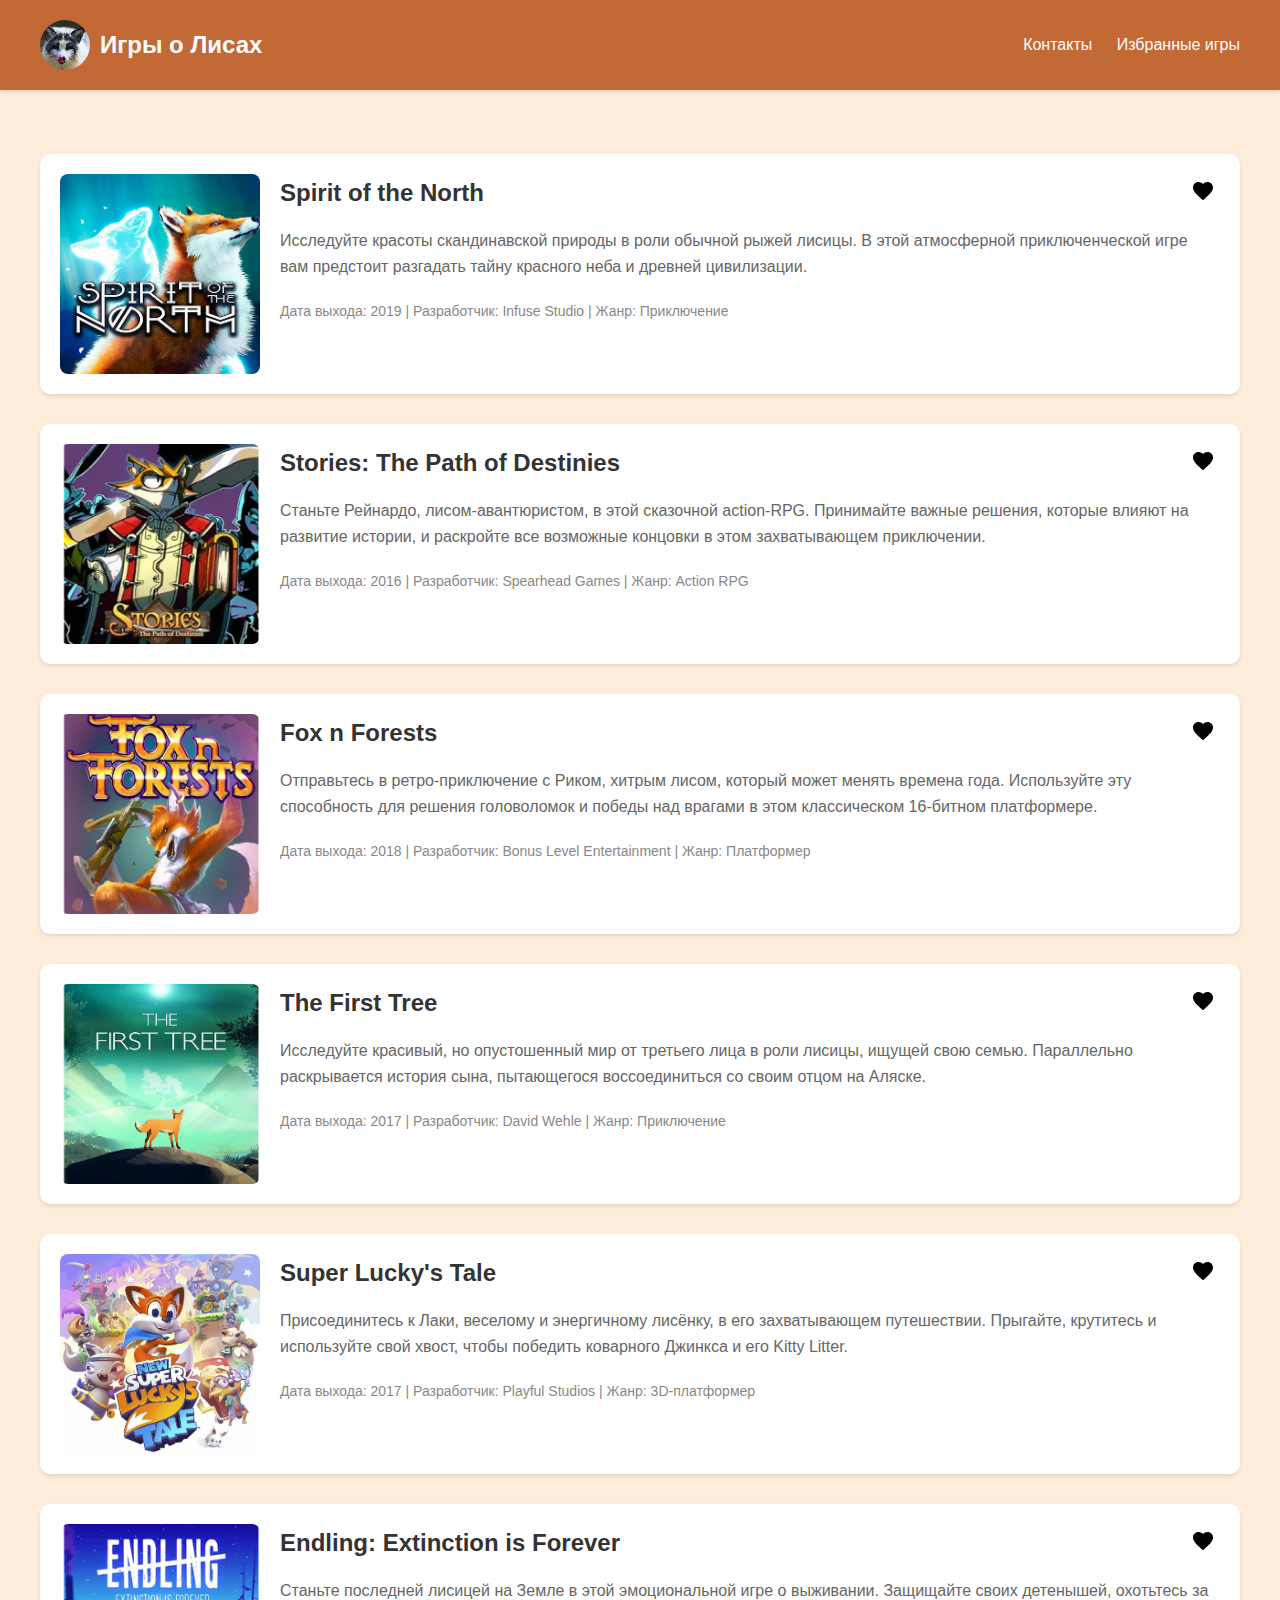
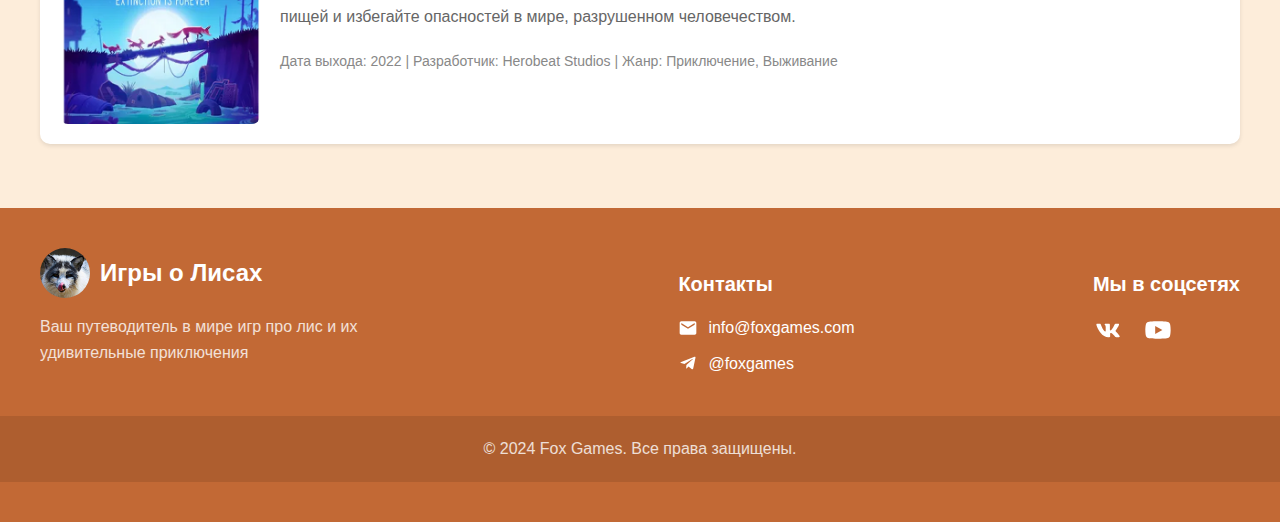
<file: index.html>
<!DOCTYPE html>
<html lang="ru">
  <head>
    <meta charset="UTF-8">
    <title>Fox Games</title>
    <link rel="stylesheet" href="style.css">
  </head>
  <body>
    <header class="header">
      <div class="container header__container">
        <div class="header__logo logo">
          <img src="images/logo.png" alt="Fox Games Logo" class="logo__img">
          <span class="logo__text">Игры о Лисах</span>
        </div>
        <nav class="header__nav nav">
          <a href="#contacts" class="nav__link">Контакты</a>
          <a href="favorites.html" class="nav__link">Избранные игры</a>
        </nav>
      </div>
    </header>
    <main class="main">
      <div class="container">
        <article class="game__card">
          <img src="images/Spirit of the North.png" alt="Spirit of the North" class="game__image">
          <div class="game__content">
            <div class="game__header">
              <h2 class="game__title">Spirit of the North</h2>
              <div class="game__icons">
                <img src="images/heart.svg" alt="Like" class="game__icon">
              </div>
            </div>
            <p class="game__description">
              Исследуйте красоты скандинавской природы в роли обычной рыжей лисицы. В этой атмосферной приключенческой игре вам предстоит разгадать тайну красного неба и древней цивилизации.
            </p>
            <p class="game__meta">Дата выхода: 2019 | Разработчик: Infuse Studio | Жанр: Приключение</p>
          </div>
        </article>

        <article class="game__card">
          <img src="images/Stories_ The Path of Destinies.png" alt="Stories: The Path of Destinies" class="game__image">
          <div class="game__content">
            <div class="game__header">
              <h2 class="game__title">Stories: The Path of Destinies</h2>
              <div class="game__icons">
                <img src="images/heart.svg" alt="Like" class="game__icon">
              </div>
            </div>
            <p class="game__description">
              Станьте Рейнардо, лисом-авантюристом, в этой сказочной action-RPG. Принимайте важные решения, которые влияют на развитие истории, и раскройте все возможные концовки в этом захватывающем приключении.
            </p>
            <p class="game__meta">Дата выхода: 2016 | Разработчик: Spearhead Games | Жанр: Action RPG</p>
          </div>
        </article>

        <article class="game__card">
          <img src="images/Fox n Forests.png" alt="Fox n Forests" class="game__image">
          <div class="game__content">
            <div class="game__header">
              <h2 class="game__title">Fox n Forests</h2>
              <div class="game__icons">
                <img src="images/heart.svg" alt="Like" class="game__icon">
              </div>
            </div>
            <p class="game__description">
              Отправьтесь в ретро-приключение с Риком, хитрым лисом, который может менять времена года. Используйте эту способность для решения головоломок и победы над врагами в этом классическом 16-битном платформере.
            </p>
            <p class="game__meta">Дата выхода: 2018 | Разработчик: Bonus Level Entertainment | Жанр: Платформер</p>
          </div>
        </article>

        <article class="game__card">
          <img src="images/The First Tree.png" alt="The First Tree" class="game__image">
          <div class="game__content">
            <div class="game__header">
              <h2 class="game__title">The First Tree</h2>
              <div class="game__icons">
                <img src="images/heart.svg" alt="Like" class="game__icon">
              </div>
            </div>
            <p class="game__description">
              Исследуйте красивый, но опустошенный мир от третьего лица в роли лисицы, ищущей свою семью. Параллельно раскрывается история сына, пытающегося воссоединиться со своим отцом на Аляске.
            </p>
            <p class="game__meta">Дата выхода: 2017 | Разработчик: David Wehle | Жанр: Приключение</p>
          </div>
        </article>

        <article class="game__card">
          <img src="images/Super Lucky’s Tale.jpg" alt="Super Lucky's Tale" class="game__image">
          <div class="game__content">
            <div class="game__header">
              <h2 class="game__title">Super Lucky's Tale</h2>
              <div class="game__icons">
                <img src="images/heart.svg" alt="Like" class="game__icon">
              </div>
            </div>
            <p class="game__description">
              Присоединитесь к Лаки, веселому и энергичному лисёнку, в его захватывающем путешествии. Прыгайте, крутитесь и используйте свой хвост, чтобы победить коварного Джинкса и его Kitty Litter.
            </p>
            <p class="game__meta">Дата выхода: 2017 | Разработчик: Playful Studios | Жанр: 3D-платформер</p>
          </div>
        </article>

        <article class="game__card">
          <img src="images/Endling_ Extinction is Forever.png" alt="Endling: Extinction is Forever" class="game__image">
          <div class="game__content">
            <div class="game__header">
              <h2 class="game__title">Endling: Extinction is Forever</h2>
              <div class="game__icons">
                <img src="images/heart.svg" alt="Like" class="game__icon">
              </div>
            </div>
            <p class="game__description">
              Станьте последней лисицей на Земле в этой эмоциональной игре о выживании. Защищайте своих детенышей, охотьтесь за пищей и избегайте опасностей в мире, разрушенном человечеством.
            </p>
            <p class="game__meta">Дата выхода: 2022 | Разработчик: Herobeat Studios | Жанр: Приключение, Выживание</p>
          </div>
        </article>
      </div>
    </main>
    <footer class="footer" id="contacts">
      <div class="container footer__container">
        <div class="footer__info">
          <div class="footer__logo logo">
            <img src="images/logo.png" alt="Fox Games Logo" class="logo__img">
            <span class="logo__text">Игры о Лисах</span>
          </div>
          <p class="footer__description">Ваш путеводитель в мире игр про лис и их удивительные приключения</p>
        </div>
        <div class="footer__contacts">
          <h3 class="footer__title">Контакты</h3>
          <a href="mailto:info@foxgames.com" class="footer__link">
            <img src="images/email.svg" alt="email icon" class="footer__link-icon">
            <span class="footer__link-text">info@foxgames.com</span>
          </a>
          <a href="https://t.me/foxgames" class="footer__link">
            <img src="images/telegram.svg" alt="telegram icon" class="footer__link-icon">
            <span class="footer__link-text">@foxgames</span>
          </a>
        </div>
        <div class="footer__social">
          <h3 class="footer__title">Мы в соцсетях</h3>
          <div class="footer__social-links">
            <a href="https://vk.com/foxgames" class="footer__social-link">
              <img src="images/vk.svg" alt="VK" class="footer__social-icon">
            </a>
            <a href="https://youtube.com/foxgames" class="footer__social-link">
              <img src="images/youtube.svg" alt="YouTube" class="footer__social-icon">
            </a>
          </div>
        </div>
      </div>
      <div class="footer__bottom">
        <div class="container">
          <p class="footer__copyright">&copy; 2024 Fox Games. Все права защищены.</p>
        </div>
      </div>
    </footer>
    <script src="script.js"></script>
  </body>
</html>
</file>
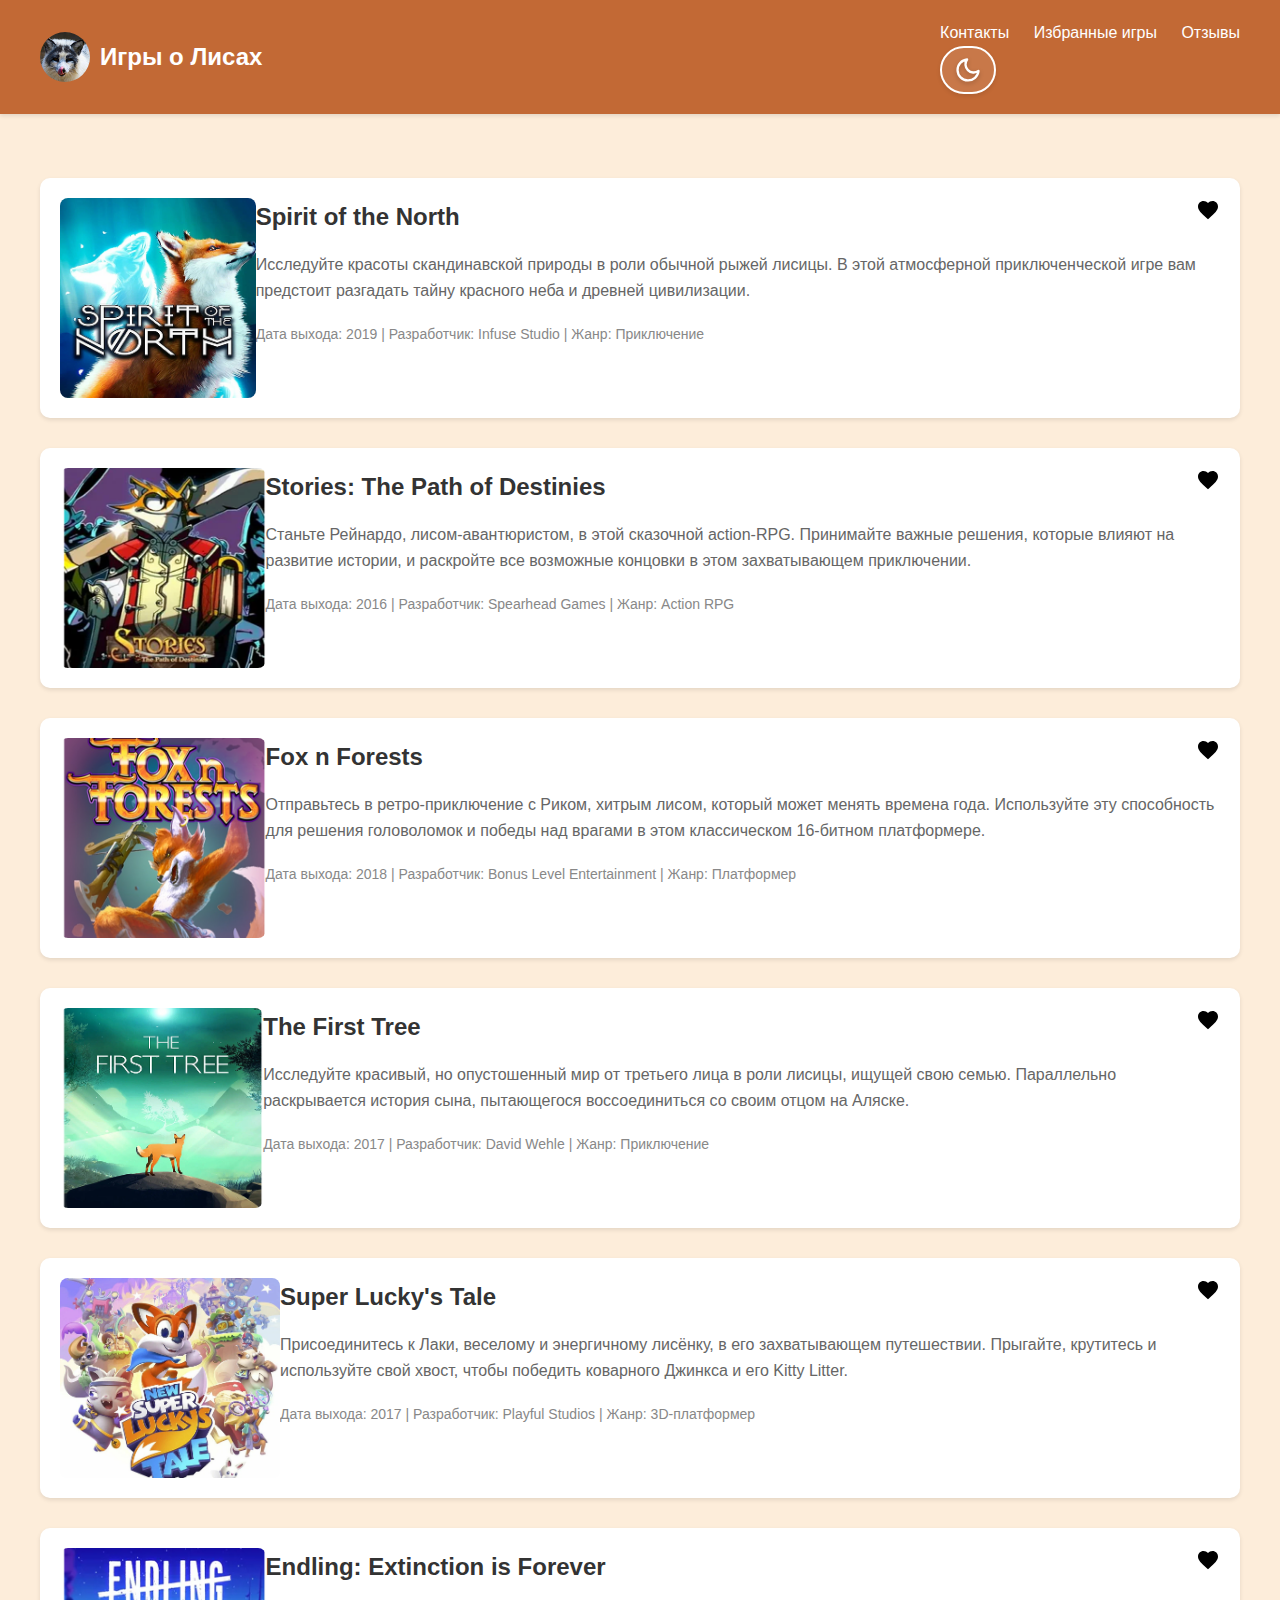
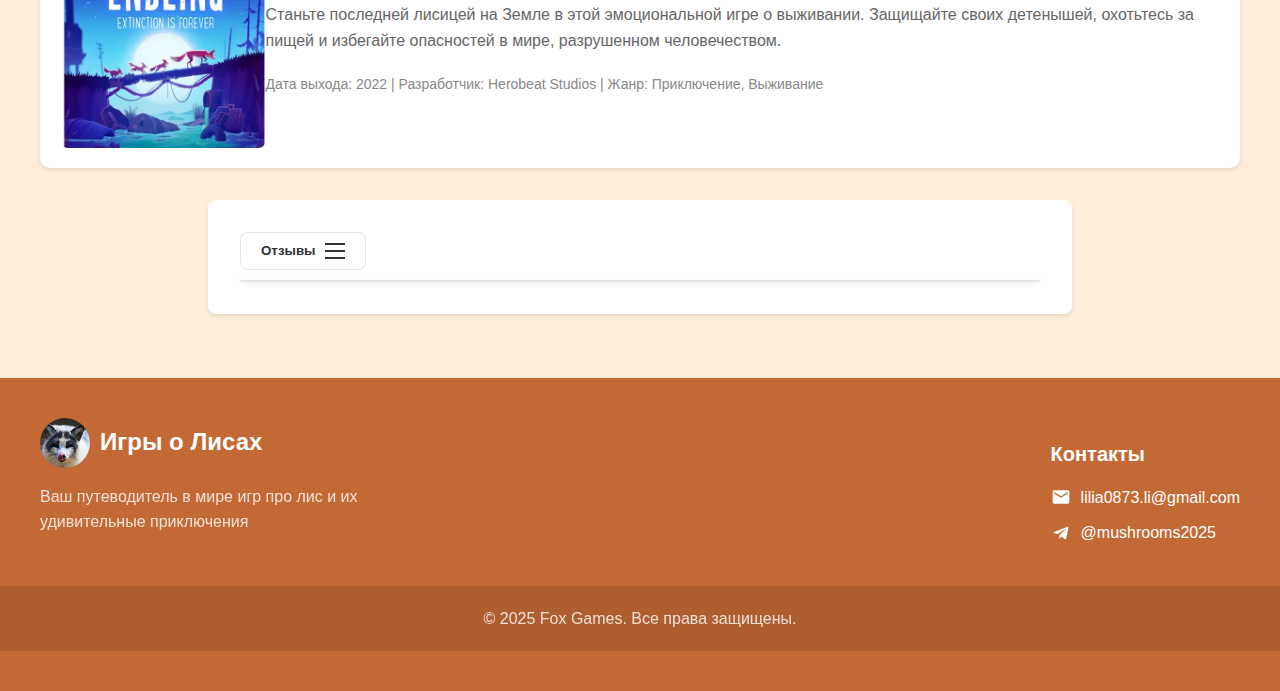
<file: Fox games/Fox games/index.html>
<!DOCTYPE html>
<html lang="ru">
  <head>
    <meta charset="UTF-8">
    <title>Fox Games</title>
    <link rel="stylesheet" href="style.css">
  </head>
  <body>
    <header class="header">
      <div class="container header__container">
        <div class="header__logo logo">
          <img src="images/logo.png" alt="Fox Games Logo" class="logo__img">
          <span class="logo__text">Игры о Лисах</span>
        </div>
        <nav class="header__nav nav">
          <a href="#contacts" class="nav__link">Контакты</a>
          <a href="favorites.html" class="nav__link">Избранные игры</a>
          <a href="#feedback" class="nav__link">Отзывы</a>
          <button class="theme-toggle" id="themeToggle" aria-label="Переключить тему">
            <svg class="theme-toggle__icon theme-toggle__icon--sun" width="24" height="24" viewBox="0 0 24 24" fill="none" xmlns="http://www.w3.org/2000/svg">
              <path d="M12 17C14.7614 17 17 14.7614 17 12C17 9.23858 14.7614 7 12 7C9.23858 7 7 9.23858 7 12C7 14.7614 9.23858 17 12 17Z" stroke="currentColor" stroke-width="2"/>
              <path d="M12 1V3M12 21V23M1 12H3M21 12H23M4.22 4.22L5.64 5.64M18.36 18.36L19.78 19.78M4.22 19.78L5.64 18.36M18.36 5.64L19.78 4.22" stroke="currentColor" stroke-width="2" stroke-linecap="round"/>
            </svg>
            <svg class="theme-toggle__icon theme-toggle__icon--moon" width="24" height="24" viewBox="0 0 24 24" fill="none" xmlns="http://www.w3.org/2000/svg">
              <path d="M21 12.79A9 9 0 1 1 11.21 3 7 7 0 0 0 21 12.79Z" stroke="currentColor" stroke-width="2" stroke-linecap="round" stroke-linejoin="round"/>
            </svg>
          </button>
        </nav>
      </div>
    </header>
    <button class="menu-toggle" id="menuToggle" aria-label="Открыть меню">
      <span></span>
      <span></span>
      <span></span>
    </button>
    <main class="main">
      <div class="container">
        <article class="game__card">
          <a href="https://store.steampowered.com/app/1213700/Spirit_of_the_North/" target="_blank" class="game__image-link">
            <img src="images/Spirit of the North.png" alt="Spirit of the North" class="game__image">
          </a>
          <div class="game__content">
            <div class="game__header">
              <h2 class="game__title">Spirit of the North</h2>
              <div class="game__icons">
                <img src="images/heart.svg" alt="Like" class="game__icon">
              </div>
            </div>
            <p class="game__description">
              Исследуйте красоты скандинавской природы в роли обычной рыжей лисицы. В этой атмосферной приключенческой игре вам предстоит разгадать тайну красного неба и древней цивилизации.
            </p>
            <p class="game__meta">Дата выхода: 2019 | Разработчик: Infuse Studio | Жанр: Приключение</p>
          </div>
        </article>

        <article class="game__card">
          <a href="https://store.steampowered.com/app/439190/Stories_The_Path_of_Destinies/" target="_blank" class="game__image-link">
            <img src="images/Stories_ The Path of Destinies.png" alt="Stories: The Path of Destinies" class="game__image">
          </a>
          <div class="game__content">
            <div class="game__header">
              <h2 class="game__title">Stories: The Path of Destinies</h2>
              <div class="game__icons">
                <img src="images/heart.svg" alt="Like" class="game__icon">
              </div>
            </div>
            <p class="game__description">
              Станьте Рейнардо, лисом-авантюристом, в этой сказочной action-RPG. Принимайте важные решения, которые влияют на развитие истории, и раскройте все возможные концовки в этом захватывающем приключении.
            </p>
            <p class="game__meta">Дата выхода: 2016 | Разработчик: Spearhead Games | Жанр: Action RPG</p>
          </div>
        </article>

        <article class="game__card">
          <a href="https://store.steampowered.com/app/603400/FOX_n_FORESTS/" target="_blank" class="game__image-link">
            <img src="images/Fox n Forests.png" alt="Fox n Forests" class="game__image">
          </a>
          <div class="game__content">
            <div class="game__header">
              <h2 class="game__title">Fox n Forests</h2>
              <div class="game__icons">
                <img src="images/heart.svg" alt="Like" class="game__icon">
              </div>
            </div>
            <p class="game__description">
              Отправьтесь в ретро-приключение с Риком, хитрым лисом, который может менять времена года. Используйте эту способность для решения головоломок и победы над врагами в этом классическом 16-битном платформере.
            </p>
            <p class="game__meta">Дата выхода: 2018 | Разработчик: Bonus Level Entertainment | Жанр: Платформер</p>
          </div>
        </article>

        <article class="game__card">
          <a href="https://store.steampowered.com/app/555150/The_First_Tree/" target="_blank" class="game__image-link">
            <img src="images/The First Tree.png" alt="The First Tree" class="game__image">
          </a>
          <div class="game__content">
            <div class="game__header">
              <h2 class="game__title">The First Tree</h2>
              <div class="game__icons">
                <img src="images/heart.svg" alt="Like" class="game__icon">
              </div>
            </div>
            <p class="game__description">
              Исследуйте красивый, но опустошенный мир от третьего лица в роли лисицы, ищущей свою семью. Параллельно раскрывается история сына, пытающегося воссоединиться со своим отцом на Аляске.
            </p>
            <p class="game__meta">Дата выхода: 2017 | Разработчик: David Wehle | Жанр: Приключение</p>
          </div>
        </article>

        <article class="game__card">
          <a href="https://store.steampowered.com/app/847360/New_Super_Luckys_Tale/" target="_blank" class="game__image-link">
            <img src="images/Super-Luckys-Tale.png" alt="Super Lucky's Tale" class="game__image">
          </a>
          <div class="game__content">
            <div class="game__header">
              <h2 class="game__title">Super Lucky's Tale</h2>
              <div class="game__icons">
                <img src="images/heart.svg" alt="Like" class="game__icon">
              </div>
            </div>
            <p class="game__description">
              Присоединитесь к Лаки, веселому и энергичному лисёнку, в его захватывающем путешествии. Прыгайте, крутитесь и используйте свой хвост, чтобы победить коварного Джинкса и его Kitty Litter.
            </p>
            <p class="game__meta">Дата выхода: 2017 | Разработчик: Playful Studios | Жанр: 3D-платформер</p>
          </div>
        </article>

        <article class="game__card">
          <a href="https://store.steampowered.com/app/898890/Endling__Extinction_is_Forever/" target="_blank" class="game__image-link">
            <img src="images/Endling_ Extinction is Forever.png" alt="Endling: Extinction is Forever" class="game__image">
          </a>
          <div class="game__content">
            <div class="game__header">
              <h2 class="game__title">Endling: Extinction is Forever</h2>
              <div class="game__icons">
                <img src="images/heart.svg" alt="Like" class="game__icon">
              </div>
            </div>
            <p class="game__description">
              Станьте последней лисицей на Земле в этой эмоциональной игре о выживании. Защищайте своих детенышей, охотьтесь за пищей и избегайте опасностей в мире, разрушенном человечеством.
            </p>
            <p class="game__meta">Дата выхода: 2022 | Разработчик: Herobeat Studios | Жанр: Приключение, Выживание</p>
          </div>
        </article>
      </div>
    </main>
    <section class="feedback" id="feedback">
      <button class="feedback__toggle" aria-label="Открыть форму отзывов">
        <span class="feedback__icon">Отзывы</span>
        <span class="feedback__lines">
          <span></span>
          <span></span>
          <span></span>
        </span>
      </button>
      <div class="feedback__content">
        <h2 class="feedback__title">Оставить отзыв</h2>
        <form class="feedback__form" id="feedbackForm">
          <input type="text" name="name" class="feedback__input" placeholder="Ваше имя" required="">
          <input type="email" name="email" class="feedback__input" placeholder="Ваш email" required="">
          <textarea name="message" class="feedback__textarea" placeholder="Ваш отзыв" rows="4" required=""></textarea>
          <button type="submit" class="feedback__button">Отправить отзыв</button>
        </form>
      </div>
    </section>
    <footer class="footer" id="contacts">
      <div class="container footer__container">
        <div class="footer__info">
          <div class="footer__logo logo">
            <img src="images/logo.png" alt="Fox Games Logo" class="logo__img">
            <span class="logo__text">Игры о Лисах</span>
          </div>
          <p class="footer__description">Ваш путеводитель в мире игр про лис и их удивительные приключения</p>
        </div>
        <div class="footer__contacts">
          <h3 class="footer__title">Контакты</h3>
          <a href="mailto:lilia0873.li@gmail.com" class="footer__link">
            <img src="images/email.svg" alt="email icon" class="footer__link-icon">
            <span class="footer__link-text">lilia0873.li@gmail.com</span>
          </a>
          <a href="https://t.me/mushrooms2025" class="footer__link">
            <img src="images/telegram.svg" alt="telegram icon" class="footer__link-icon">
            <span class="footer__link-text">@mushrooms2025</span>
          </a>
        </div>


      </div>
      <div class="footer__bottom">
        <div class="container">
          <p class="footer__copyright">&copy; 2025 Fox Games. Все права защищены.</p>
        </div>
      </div>
    </footer>
    <script src="script.js"></script>
  </body>
</html>
</file>
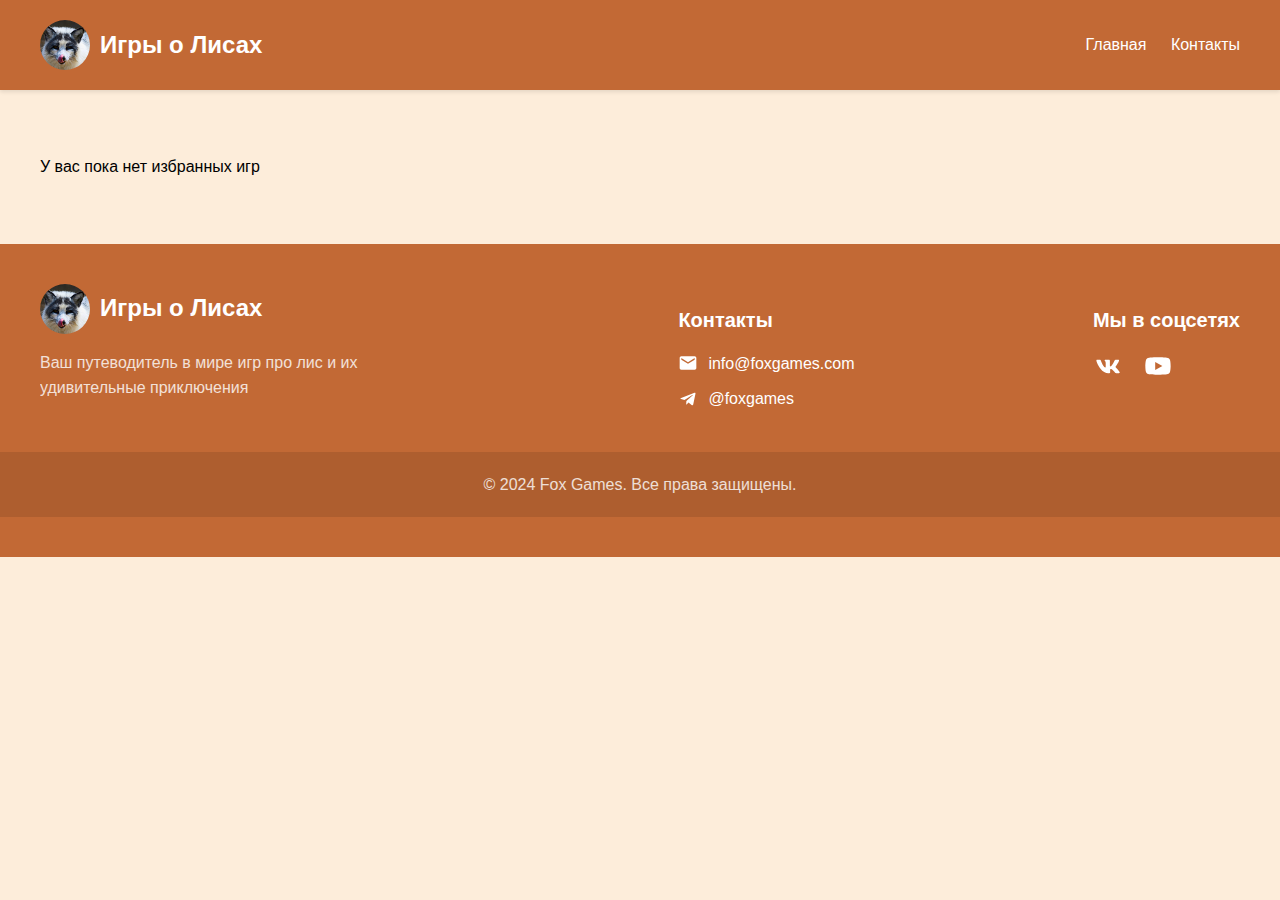
<file: favorites.html>
<!DOCTYPE html>
<html lang="ru">
  <head>
    <meta charset="UTF-8">
    <title>Fox Games - Избранное</title>
    <link rel="stylesheet" href="style.css">
  </head>
  <body>
    <header class="header">
      <div class="container header__container">
        <div class="header__logo logo">
          <img src="images/logo.png" alt="Fox Games Logo" class="logo__img">
          <span class="logo__text">Игры о Лисах</span>
        </div>
        <nav class="header__nav nav">
          <a href="index.html" class="nav__link">Главная</a>
          <a href="#contacts" class="nav__link">Контакты</a>
        </nav>
      </div>
    </header>
    <main class="main">
      <div class="container">
        <div id="favorites-container">
          <!-- Сюда будут добавляться избранные игры -->
        </div>
      </div>
    </main>
    <footer class="footer" id="contacts">
      <div class="container footer__container">
        <div class="footer__info">
          <div class="footer__logo logo">
            <img src="images/logo.png" alt="Fox Games Logo" class="logo__img">
            <span class="logo__text">Игры о Лисах</span>
          </div>
          <p class="footer__description">Ваш путеводитель в мире игр про лис и их удивительные приключения</p>
        </div>
        <div class="footer__contacts">
          <h3 class="footer__title">Контакты</h3>
          <a href="mailto:info@foxgames.com" class="footer__link">
            <img src="images/email.svg" alt="email icon" class="footer__link-icon">
            <span class="footer__link-text">info@foxgames.com</span>
          </a>
          <a href="https://t.me/foxgames" class="footer__link">
            <img src="images/telegram.svg" alt="telegram icon" class="footer__link-icon">
            <span class="footer__link-text">@foxgames</span>
          </a>
        </div>
        <div class="footer__social">
          <h3 class="footer__title">Мы в соцсетях</h3>
          <div class="footer__social-links">
            <a href="https://vk.com/foxgames" class="footer__social-link">
              <img src="images/vk.svg" alt="VK" class="footer__social-icon">
            </a>
            <a href="https://youtube.com/foxgames" class="footer__social-link">
              <img src="images/youtube.svg" alt="YouTube" class="footer__social-icon">
            </a>
          </div>
        </div>
      </div>
      <div class="footer__bottom">
        <div class="container">
          <p class="footer__copyright">&copy; 2024 Fox Games. Все права защищены.</p>
        </div>
      </div>
    </footer>
    <script src="script.js"></script>
  </body>
</html>
</file>
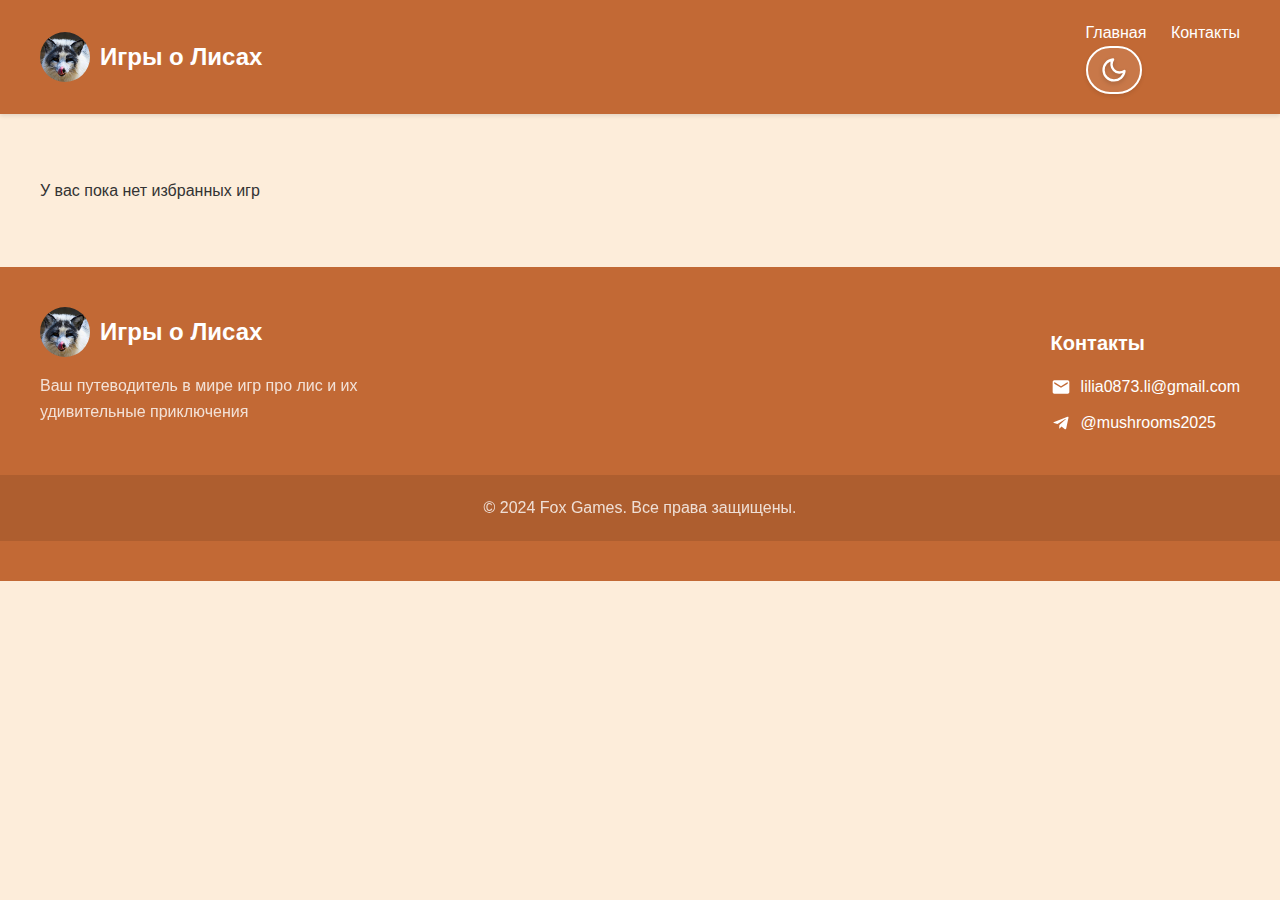
<file: Fox games/Fox games/favorites.html>
<!DOCTYPE html>
<html lang="ru">
  <head>
    <meta charset="UTF-8">
    <title>Fox Games - Избранное</title>
    <link rel="stylesheet" href="style.css">
  </head>
  <body>
    <header class="header">
      <div class="container header__container">
        <div class="header__logo logo">
          <img src="images/logo.png" alt="Fox Games Logo" class="logo__img">
          <span class="logo__text">Игры о Лисах</span>
        </div>
        <nav class="header__nav nav">
          <a href="index.html" class="nav__link">Главная</a>
          <a href="#contacts" class="nav__link">Контакты</a>
          <button class="theme-toggle" id="themeToggle" aria-label="Переключить тему">
            <svg class="theme-toggle__icon theme-toggle__icon--sun" width="24" height="24" viewBox="0 0 24 24" fill="none" xmlns="http://www.w3.org/2000/svg">
              <path d="M12 17C14.7614 17 17 14.7614 17 12C17 9.23858 14.7614 7 12 7C9.23858 7 7 9.23858 7 12C7 14.7614 9.23858 17 12 17Z" stroke="currentColor" stroke-width="2"/>
              <path d="M12 1V3M12 21V23M1 12H3M21 12H23M4.22 4.22L5.64 5.64M18.36 18.36L19.78 19.78M4.22 19.78L5.64 18.36M18.36 5.64L19.78 4.22" stroke="currentColor" stroke-width="2" stroke-linecap="round"/>
            </svg>
            <svg class="theme-toggle__icon theme-toggle__icon--moon" width="24" height="24" viewBox="0 0 24 24" fill="none" xmlns="http://www.w3.org/2000/svg">
              <path d="M21 12.79A9 9 0 1 1 11.21 3 7 7 0 0 0 21 12.79Z" stroke="currentColor" stroke-width="2" stroke-linecap="round" stroke-linejoin="round"/>
            </svg>
          </button>
        </nav>
      </div>
    </header>
    <main class="main">
      <div class="container">
        <div id="favorites-container">
          <!-- Сюда будут добавляться избранные игры -->
        </div>
      </div>
    </main>
    <footer class="footer" id="contacts">
      <div class="container footer__container">
        <div class="footer__info">
          <div class="footer__logo logo">
            <img src="images/logo.png" alt="Fox Games Logo" class="logo__img">
            <span class="logo__text">Игры о Лисах</span>
          </div>
          <p class="footer__description">Ваш путеводитель в мире игр про лис и их удивительные приключения</p>
        </div>
        <div class="footer__contacts">
          <h3 class="footer__title">Контакты</h3>
          <a href="mailto:lilia0873.li@gmail.com" class="footer__link">
            <img src="images/email.svg" alt="email icon" class="footer__link-icon">
            <span class="footer__link-text">lilia0873.li@gmail.com</span>
          </a>
          <a href="https://t.me/mushrooms2025" class="footer__link">
            <img src="images/telegram.svg" alt="telegram icon" class="footer__link-icon">
            <span class="footer__link-text">@mushrooms2025</span>
          </a>
        </div>

      </div>
      <div class="footer__bottom">
        <div class="container">
          <p class="footer__copyright">&copy; 2024 Fox Games. Все права защищены.</p>
        </div>
      </div>
    </footer>
    <script src="script.js"></script>
  </body>
</html>
</file>
<file: style.css>
/* Global styles */
html {
  scroll-behavior: smooth;
}

body {
  margin: 0;
  background-color: #FDEDDA;
  font-family: 'Arial', sans-serif;
  line-height: 1.6;
}

img {
  width: 100%;
  display: block;
}

.container {
  max-width: 1200px;
  margin: 0 auto;
  padding: 0 20px;
}

/* Header block */
.header {
  margin-bottom: 64px;
  padding: 20px;
  background-color: #C26935;
  box-shadow: 0 2px 4px rgba(0, 0, 0, 0.1);
}

.header__container {
  display: flex;
  align-items: center;
  justify-content: space-between;
}

/* Logo block */
.logo {
  display: flex;
  align-items: center;
}

.logo__img {
  width: 50px;
  height: 50px;
  border-radius: 50%;
  margin-right: 10px;
}

.logo__text {
  font-size: 24px;
  color: #fff;
  font-weight: bold;
}

/* Navigation */
.nav__link {
  color: #fff;
  text-decoration: none;
  margin-left: 20px;
  font-weight: 500;
  transition: opacity 0.3s;
}

.nav__link:hover {
  opacity: 0.8;
}

/* Game card */
.game__card {
  display: flex;
  background: #fff;
  border-radius: 10px;
  padding: 20px;
  margin-bottom: 30px;
  box-shadow: 0 2px 4px rgba(0, 0, 0, 0.1);
}

.game__image {
  width: 200px;
  height: 200px;
  object-fit: cover;
  border-radius: 8px;
  margin-right: 20px;
}

.game__content {
  flex: 1;
}

.game__header {
  display: flex;
  justify-content: space-between;
  align-items: flex-start;
  margin-bottom: 15px;
}

.game__title {
  font-size: 24px;
  margin: 0;
  color: #333;
}

.game__description {
  color: #666;
  margin-bottom: 20px;
}

.game__meta {
  color: #888;
  font-size: 14px;
}

.game__icons {
  display: flex;
  gap: 10px;
}

.game__icon {
  width: 24px;
  height: 24px;
  cursor: pointer;
  transition: all 0.2s;
  padding: 5px;
  border-radius: 50%;
}

.game__icon:hover {
  transform: scale(1.1);
  background-color: rgba(255, 0, 0, 0.1);
}

.game__icon.active {
  background-color: #ff0000;
  filter: brightness(0) invert(1);
}

/* Footer block */
.footer {
  background-color: #C26935;
  color: #fff;
  padding: 40px 0;
  margin-top: 64px;
}

.footer__container {
  display: flex;
  justify-content: space-between;
}

.footer__info {
  max-width: 400px;
}

.footer__title {
  font-size: 20px;
  margin-bottom: 15px;
}

.footer__description {
  opacity: 0.8;
  margin-bottom: 20px;
}

.footer__contacts {
  margin-bottom: 30px;
}

.footer__link {
  display: flex;
  align-items: center;
  color: #fff;
  text-decoration: none;
  margin-bottom: 10px;
  transition: opacity 0.3s;
}

.footer__link:hover {
  opacity: 0.8;
}

.footer__link-icon {
  width: 20px;
  height: 20px;
  margin-right: 10px;
}

.footer__social-links {
  display: flex;
  gap: 20px;
}

.footer__social-link {
  display: block;
  transition: transform 0.3s;
}

.footer__social-link:hover {
  transform: scale(1.1);
}

.footer__social-icon {
  width: 30px;
  height: 30px;
  border-radius: 50%;
}

.footer__bottom {
  background-color: rgba(0, 0, 0, 0.1);
  padding: 20px 0;
  text-align: center;
}

.footer__copyright {
  margin: 0;
  opacity: 0.8;
}
</file>
<file: Fox games/Fox games/style.css>
/* Theme variables */
:root {
  --bg-color: #FDEDDA;
  --text-color: #333;
  --header-bg: #C26935;
  --header-text: #fff;
  --card-bg: #fff;
  --card-shadow: rgba(0, 0, 0, 0.1);
  --desc-color: #666;
  --meta-color: #888;
  --footer-bg: #C26935;
  --footer-text: #fff;
  --footer-bottom-bg: rgba(0, 0, 0, 0.1);
  --feedback-bg: #fff;
  --feedback-border: rgba(0, 0, 0, 0.1);
  --feedback-shadow: rgba(0, 0, 0, 0.1);
}

/* Feedback styles */
.feedback {
  position: relative;
  margin: 20px 0;
}

.feedback__toggle {
  display: flex;
  align-items: center;
  justify-content: center;
  background: var(--feedback-bg);
  border: 1px solid var(--feedback-border);
  border-radius: 8px;
  padding: 10px 20px;
  cursor: pointer;
  transition: all 0.3s ease;
  position: relative;
  z-index: 1;
}

.feedback__toggle:hover {
  background: rgba(0, 0, 0, 0.05);
  box-shadow: 0 2px 4px var(--feedback-shadow);
}

.feedback__icon {
  margin-right: 10px;
  font-weight: bold;
  color: var(--text-color);
}

.feedback__lines {
  display: flex;
  flex-direction: column;
  gap: 5px;
}

.feedback__lines span {
  display: block;
  width: 20px;
  height: 2px;
  background-color: var(--text-color);
  transition: all 0.3s ease;
}

.feedback__content {
  max-height: 0;
  overflow: hidden;
  transition: max-height 0.3s ease;
  background: var(--feedback-bg);
  border: 1px solid var(--feedback-border);
  border-radius: 8px;
  margin-top: 10px;
  box-shadow: 0 2px 4px var(--feedback-shadow);
}

.feedback__content.active {
  max-height: 500px; /* Adjust based on content height */
}

.feedback__form {
  padding: 20px;
}

.feedback__input,
.feedback__textarea {
  width: 100%;
  padding: 10px;
  margin: 10px 0;
  border: 1px solid var(--feedback-border);
  border-radius: 4px;
  background: var(--feedback-bg);
  color: var(--text-color);
}

.feedback__textarea {
  height: 100px;
  resize: vertical;
}

.feedback__button {
  width: 100%;
  padding: 12px;
  background: var(--header-bg);
  color: var(--header-text);
  border: none;
  border-radius: 4px;
  cursor: pointer;
  font-weight: bold;
  transition: background-color 0.3s ease;
}

.feedback__button:hover {
  background: #a84c28;
}

/* Feedback toggle animation */
.feedback__toggle.active .feedback__lines span:nth-child(1) {
  transform: rotate(45deg) translate(5px, 5px);
}

.feedback__toggle.active .feedback__lines span:nth-child(2) {
  opacity: 0;
}

.feedback__toggle.active .feedback__lines span:nth-child(3) {
  transform: rotate(-45deg) translate(5px, -5px);
}

[data-theme="dark"] {
  --bg-color: #1a1a1a;
  --text-color: #fff;
  --header-bg: #2c1810;
  --header-text: #fff;
  --card-bg: #2d2d2d;
  --card-shadow: rgba(0, 0, 0, 0.3);
  --desc-color: #ccc;
  --meta-color: #aaa;
  --footer-bg: #2c1810;
  --footer-text: #fff;
  --footer-bottom-bg: rgba(0, 0, 0, 0.3);
}

/* Global styles */
html {
  scroll-behavior: smooth;
}

body {
  margin: 0;
  background-color: var(--bg-color);
  color: var(--text-color);
  font-family: 'Arial', sans-serif;
  line-height: 1.6;
  transition: background-color 0.3s, color 0.3s;
}

img {
  width: 100%;
  display: block;
}

.container {
  max-width: 1200px;
  margin: 0 auto;
  padding: 0 20px;
}

/* Header block */
.header {
  margin-bottom: 64px;
  padding: 20px;
  background-color: var(--header-bg);
  box-shadow: 0 2px 4px var(--card-shadow);
  transition: background-color 0.3s;
}

.header__container {
  display: flex;
  align-items: center;
  justify-content: space-between;
}

/* Logo block */
.logo {
  display: flex;
  align-items: center;
}

.logo__img {
  width: 50px;
  height: 50px;
  border-radius: 50%;
  margin-right: 10px;
}

.logo__text {
  font-size: 24px;
  color: var(--header-text);
  font-weight: bold;
}

/* Navigation */
.menu-toggle {
  display: none;
  position: absolute;
  top: 20px;
  right: 20px;
  width: 30px;
  height: 20px;
  background: none;
  border: none;
  cursor: pointer;
  padding: 10px;
  z-index: 1000;
}

.menu-toggle span {
  display: block;
  width: 100%;
  height: 2px;
  background-color: var(--header-text);
  margin: 5px 0;
  transition: all 0.3s;
}

.menu-toggle.active span:nth-child(1) {
  transform: rotate(45deg) translate(5px, 5px);
}

.menu-toggle.active span:nth-child(2) {
  opacity: 0;
}

.menu-toggle.active span:nth-child(3) {
  transform: rotate(-45deg) translate(5px, -5px);
}

.nav__link {
  color: var(--header-text);
  text-decoration: none;
  margin-left: 20px;
  font-weight: 500;
  transition: opacity 0.3s;
}

/* Theme toggle */
.theme-toggle {
  background: rgba(255, 255, 255, 0.1);
  border: 2px solid var(--header-text);
  border-radius: 50px;
  padding: 8px 12px;
  margin-left: 20px;
  cursor: pointer;
  color: var(--header-text);
  display: flex;
  align-items: center;
  justify-content: center;
  transition: all 0.3s ease;
  box-shadow: 0 2px 4px rgba(0, 0, 0, 0.1);
}

.theme-toggle:hover {
  transform: scale(1.05);
  background: rgba(255, 255, 255, 0.2);
  box-shadow: 0 4px 8px rgba(0, 0, 0, 0.2);
}

.theme-toggle__icon {
  width: 28px;
  height: 28px;
  filter: drop-shadow(0 2px 2px rgba(0, 0, 0, 0.2));
}

.theme-toggle__icon--sun {
  display: none;
}

[data-theme="dark"] .theme-toggle__icon--sun {
  display: block;
}

[data-theme="dark"] .theme-toggle__icon--moon {
  display: none;
}

.nav__link:hover {
  opacity: 0.8;
}

/* Game card */
.game__card {
  display: flex;
  background: var(--card-bg);
  border-radius: 10px;
  padding: 20px;
  margin-bottom: 30px;
  box-shadow: 0 2px 4px var(--card-shadow);
  transition: background-color 0.3s, box-shadow 0.3s;
}

.game__image-link {
  display: block;
  position: relative;
  overflow: hidden;
}

.game__image-link::after {
  content: '';
  position: absolute;
  top: 0;
  left: 0;
  right: 0;
  bottom: 0;
  background: rgba(0, 0, 0, 0.5);
  opacity: 0;
  transition: opacity 0.3s ease;
  display: flex;
  align-items: center;
  justify-content: center;
}

.game__image-link:hover::after {
  opacity: 1;
  animation: overlay-fade 1.5s ease-in-out infinite;
}

.game__image-link:hover .game__image {
  animation: swing 1.2s cubic-bezier(0.4,0,0.2,1) infinite;
  transition: none;
}

.game__image {
  width: 100%;
  height: 200px;
  object-fit: cover;
  transition: transform 0.3s ease;
  border-radius: 8px;
  margin-right: 20px;
}

.game__content {
  flex: 1;
}

.game__header {
  display: flex;
  justify-content: space-between;
  align-items: flex-start;
  margin-bottom: 15px;
}

.game__title {
  font-size: 24px;
  margin: 0;
  color: var(--text-color);
}

.game__description {
  color: var(--desc-color);
  margin-bottom: 20px;
}

.game__meta {
  color: var(--meta-color);
  font-size: 14px;
}

.game__icons {
  display: flex;
  align-items: center;
  gap: 10px;
}

.game__icon {
  width: 24px;
  height: 24px;
  cursor: pointer;
  transition: transform 0.2s;
}

.game__icon:hover,
.game__icon.active {
  animation: pulse 0.9s cubic-bezier(0.4,0,0.2,1) infinite;
}

.game__icon:hover {
  transform: scale(1.1);
}

.game__icon-broken {
  width: 24px;
  height: 24px;
  filter: drop-shadow(0 1px 2px rgba(0,0,0,0.12));
  transition: transform 0.2s;
}

.game__icon-broken:hover {
  transform: scale(1.13) rotate(-8deg);
}

@keyframes pulse {
  0% { transform: scale(1); }
  50% { transform: scale(1.13); }
  100% { transform: scale(1); }
}

@keyframes swing {
  0% { transform: rotate(-2deg); }
  50% { transform: rotate(2deg); }
  100% { transform: rotate(-2deg); }
}

@keyframes overlay-fade {
  0%, 100% { opacity: 0.7; }
  50% { opacity: 1; }
}

@keyframes fade-out {
  0% { opacity: 1; transform: scale(1); }
  100% { opacity: 0; transform: scale(0.5); }
}

.icon-fade-out {
  animation: fade-out 0.4s forwards;
}

/* Feedback Form */
.footer__feedback {
  background-color: var(--bg-color);
  padding: 2rem;
  border-radius: 8px;
  margin-top: 1rem;
}

.footer__feedback .footer__title {
  font-size: 1.5rem;
  margin-bottom: 1.5rem;
  color: var(--accent-color);
  text-align: center;
}

.feedback-form {
  display: flex;
  flex-direction: column;
  gap: 2rem;
  max-width: 600px;
  margin: 0 auto;
  width: 100%;
  padding: 0 1rem;
}

.feedback-form__group {
  background: var(--card-bg);
  padding: 1.5rem;
  border-radius: 8px;
  box-shadow: 0 2px 4px rgba(194, 105, 53, 0.1);
  border: 1px solid rgba(194, 105, 53, 0.2);
  display: flex;
  flex-direction: column;
  align-items: center;
  text-align: center;
}

.feedback-form__label {
  color: var(--text-color);
  font-size: 1.1rem;
  font-weight: 500;
  margin-bottom: 1rem;
  display: block;
}

.feedback-form__input,
.feedback-form__textarea {
  width: 80%;
  padding: 1rem;
  border: 1px solid var(--header-bg);
  border-radius: 6px;
  background-color: rgba(194, 105, 53, 0.1);
  color: var(--text-color);
  font-size: 1rem;
  transition: all 0.3s ease;
}

.feedback-form__input::placeholder,
.feedback-form__textarea::placeholder {
  color: var(--text-color);
  opacity: 0.4;
}

.feedback-form__input:focus,
.feedback-form__textarea:focus {
  border-color: var(--header-bg);
  box-shadow: 0 0 0 2px rgba(194, 105, 53, 0.2);
  outline: none;
  background-color: rgba(194, 105, 53, 0.15);
}

.feedback-form__textarea {
  min-height: 120px;
  resize: vertical;
}

.feedback-form__button {
  padding: 1rem 2.5rem;
  background-color: var(--header-bg);
  color: white;
  border: none;
  border-radius: 8px;
  cursor: pointer;
  font-size: 1.1rem;
  font-weight: 500;
  transition: all 0.3s ease;
  box-shadow: 0 4px 15px rgba(194, 105, 53, 0.3);
  margin-top: 1rem;
  transform: translateY(0);
}

.feedback-form__button:hover {
  background-color: #d17a42;
  box-shadow: 0 6px 20px rgba(194, 105, 53, 0.4);
  transform: translateY(-2px);
}

.feedback-form__button:active {
  transform: translateY(1px);
  box-shadow: 0 2px 10px rgba(194, 105, 53, 0.3);
}

/* Responsive Styles */
@media (max-width: 768px) {
  .feedback-form {
    gap: 1.5rem;
  }

  .feedback-form__group {
    padding: 1.2rem;
  }

  .feedback-form__input,
  .feedback-form__textarea {
    width: 90%;
    padding: 0.8rem;
    font-size: 0.95rem;
  }

  .feedback-form__label {
    font-size: 1rem;
    margin-bottom: 0.8rem;
  }

  .feedback-form__button {
    padding: 0.8rem 2rem;
    font-size: 1rem;
  }
}

@media (max-width: 480px) {
  .feedback-form {
    gap: 1.2rem;
  }

  .feedback-form__group {
    padding: 1rem;
  }

  .feedback-form__input,
  .feedback-form__textarea {
    width: 95%;
    padding: 0.7rem;
    font-size: 0.9rem;
  }

  .feedback-form__label {
    font-size: 0.95rem;
    margin-bottom: 0.6rem;
  }

  .feedback-form__button {
    padding: 0.7rem 1.8rem;
    font-size: 0.95rem;
    width: 90%;
    margin: 0 auto;
  }

  .footer__feedback .footer__title {
    font-size: 1.3rem;
    margin-bottom: 1.2rem;
  }
}

/* Reviews Section */
.reviews {
  margin-top: 3rem;
  max-width: 600px;
  margin-left: auto;
  margin-right: auto;
}

.reviews__title {
  font-size: 1.2rem;
  color: var(--text-color);
  margin-bottom: 1.5rem;
  font-weight: 500;
}

.reviews__list {
  display: flex;
  flex-direction: column;
  gap: 1.5rem;
}

.review-item {
  background-color: var(--card-bg);
  border-radius: 8px;
  padding: 1.2rem;
  box-shadow: 0 2px 4px rgba(0, 0, 0, 0.05);
  transition: all 0.2s ease;
}

.review-item:hover {
  background-color: var(--background-color);
  border-color: var(--accent-color);
  transform: translateX(4px);
}

.review-item__header {
  display: flex;
  justify-content: space-between;
  margin-bottom: 0.5rem;
  opacity: 0.8;
}

.review-item__name {
  font-weight: normal;
  color: var(--text-color);
}

.review-item:hover .review-item__name {
  color: var(--accent-color);
}

.review-item__date {
  color: var(--text-color-secondary);
  font-size: 0.85rem;
}

.review-item__message {
  color: var(--text-color);
  line-height: 1.4;
  font-size: 0.95rem;
  opacity: 0.9;
}

/* Mobile menu */
.mobile-menu {
  display: none;
  position: fixed;
  top: 0;
  left: 0;
  width: 100%;
  height: 100%;
  background-color: var(--bg-color);
  padding: 60px 20px 20px;
  flex-direction: column;
  align-items: center;
  gap: 20px;
  z-index: 999;
}

.mobile-menu.active {
  display: flex;
}

.mobile-menu a {
  color: var(--header-text);
  text-decoration: none;
  font-size: 18px;
  padding: 10px 20px;
  border-radius: 4px;
  transition: background-color 0.3s;
}

.mobile-menu a:hover {
  background-color: rgba(0, 0, 0, 0.1);
}

/* Feedback section */
.feedback {
  padding: 2rem;
  max-width: 800px;
  margin: 2rem auto;
  background: var(--card-bg);
  border-radius: 8px;
  box-shadow: 0 2px 4px var(--card-shadow);
}

.feedback__title {
  text-align: center;
  margin-bottom: 1.5rem;
  color: var(--header-text);
}

.feedback__form {
  display: flex;
  flex-direction: column;
  gap: 1rem;
}

.feedback__input,
.feedback__textarea {
  padding: 0.8rem;
  border: 1px solid rgba(0, 0, 0, 0.1);
  border-radius: 4px;
  font-size: 1rem;
  transition: border-color 0.3s;
}

.feedback__input:focus,
.feedback__textarea:focus {
  outline: none;
  border-color: var(--header-bg);
}

.feedback__button {
  padding: 0.8rem;
  background-color: var(--header-bg);
  color: var(--header-text);
  border: none;
  border-radius: 4px;
  cursor: pointer;
  transition: background-color 0.3s;
}

.feedback__button:hover {
  background-color: #9f4c26;
}

/* Responsive design */
@media screen and (max-width: 768px) {
  .container {
    padding: 0 15px;
  }

  .header__container {
    flex-direction: column;
    align-items: flex-start;
    gap: 1rem;
  }

  .nav__link {
    display: none;
  }

  .menu-toggle {
    display: block;
  }

  .game__card {
    margin-bottom: 2rem;
  }

  .footer__container {
    flex-direction: column;
    gap: 2rem;
  }

  .footer__social-links {
    justify-content: center;
  }

  .footer__social-link {
    margin: 0 1rem;
  }
}

/* Footer block */
.footer {
  background-color: var(--footer-bg);
  color: var(--footer-text);
  padding: 40px 0;
  margin-top: 64px;
  transition: background-color 0.3s;
}

.footer__container {
  display: flex;
  justify-content: space-between;
}

.footer__info {
  max-width: 400px;
}

.footer__title {
  font-size: 20px;
  margin-bottom: 15px;
}

.footer__description {
  opacity: 0.8;
  margin-bottom: 20px;
}

.footer__contacts {
  margin-bottom: 30px;
}

.footer__link {
  display: flex;
  align-items: center;
  color: var(--footer-text);
  text-decoration: none;
  margin-bottom: 10px;
  transition: opacity 0.3s;
}

.footer__link:hover {
  opacity: 0.8;
}

.footer__link-icon {
  width: 20px;
  height: 20px;
  margin-right: 10px;
}

.footer__social-links {
  display: flex;
  gap: 20px;
}

.footer__social-link {
  display: block;
  transition: transform 0.3s;
}

.footer__social-link:hover {
  transform: scale(1.1);
}

.footer__social-icon {
  width: 30px;
  height: 30px;
  border-radius: 50%;
}

.footer__bottom {
  background-color: var(--footer-bottom-bg);
  padding: 20px 0;
  text-align: center;
  transition: background-color 0.3s;
}

.footer__copyright {
  margin: 0;
  opacity: 0.8;
}
</file>
